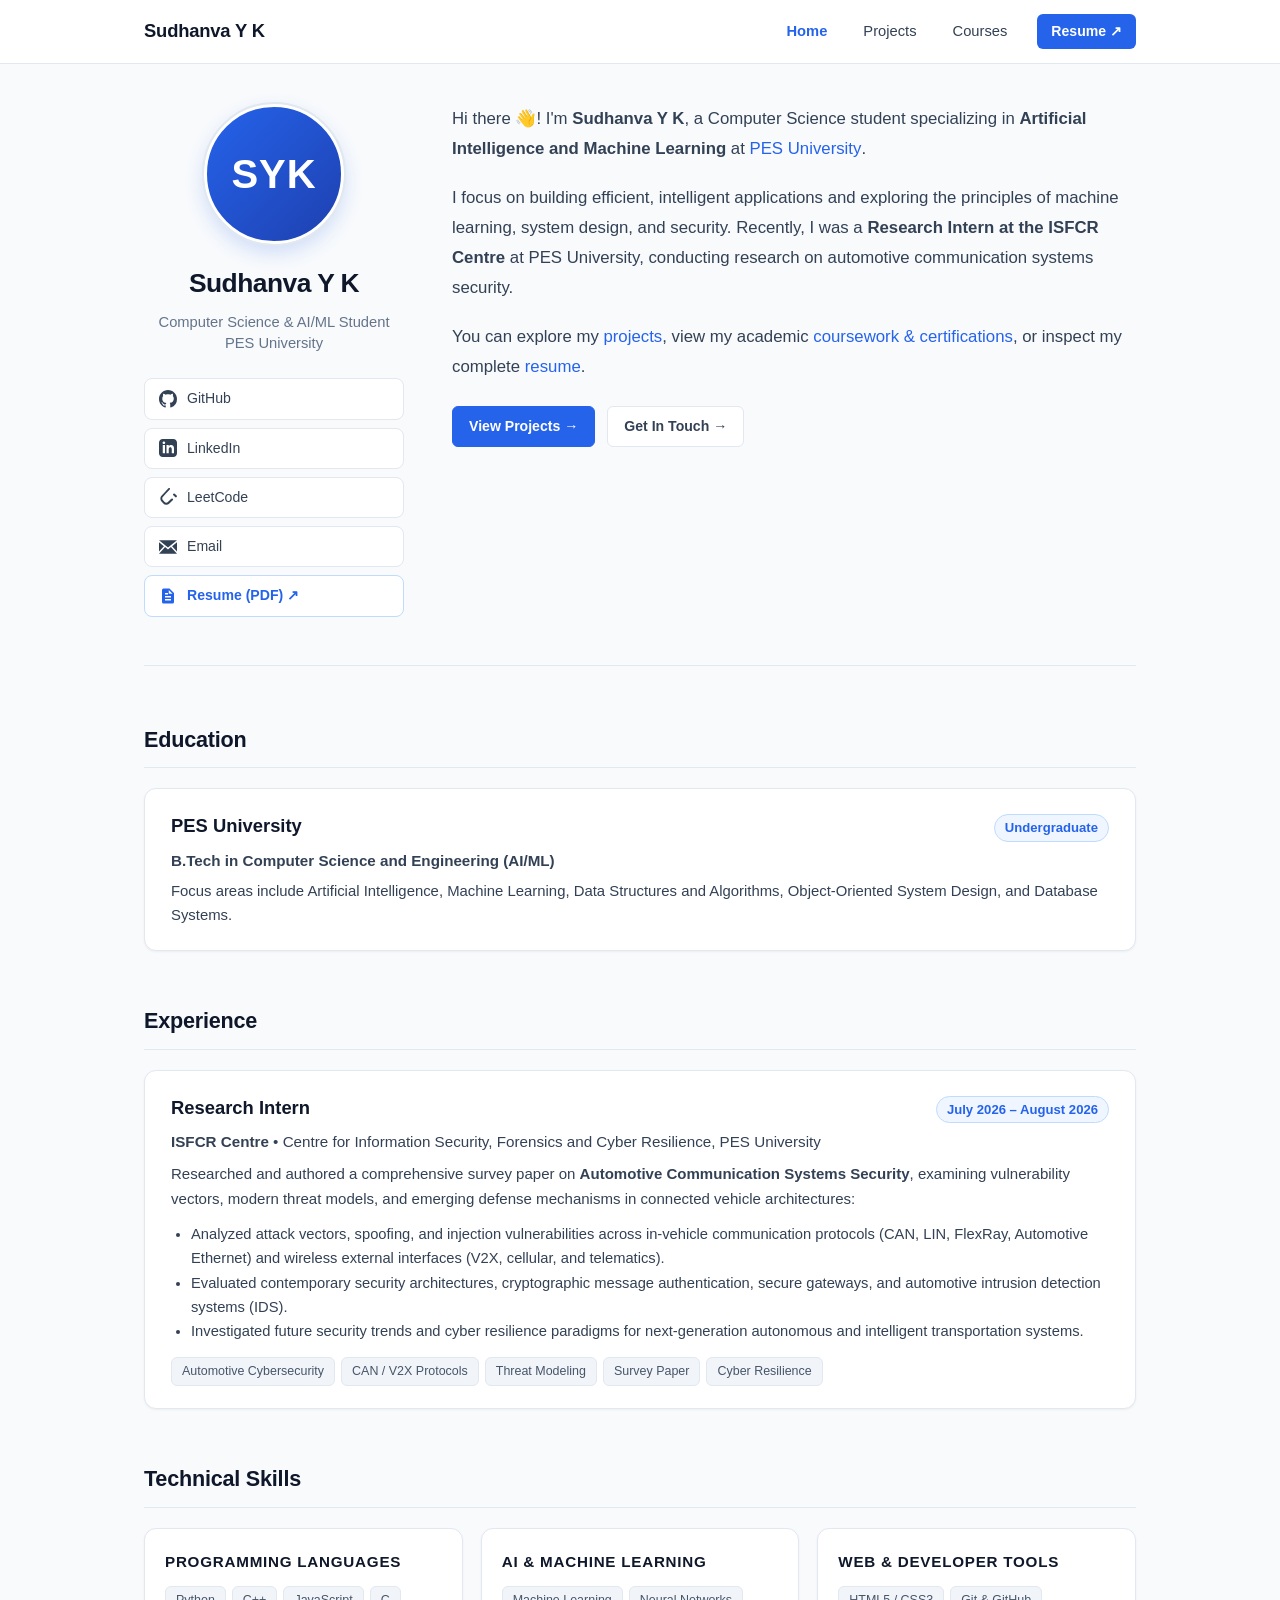
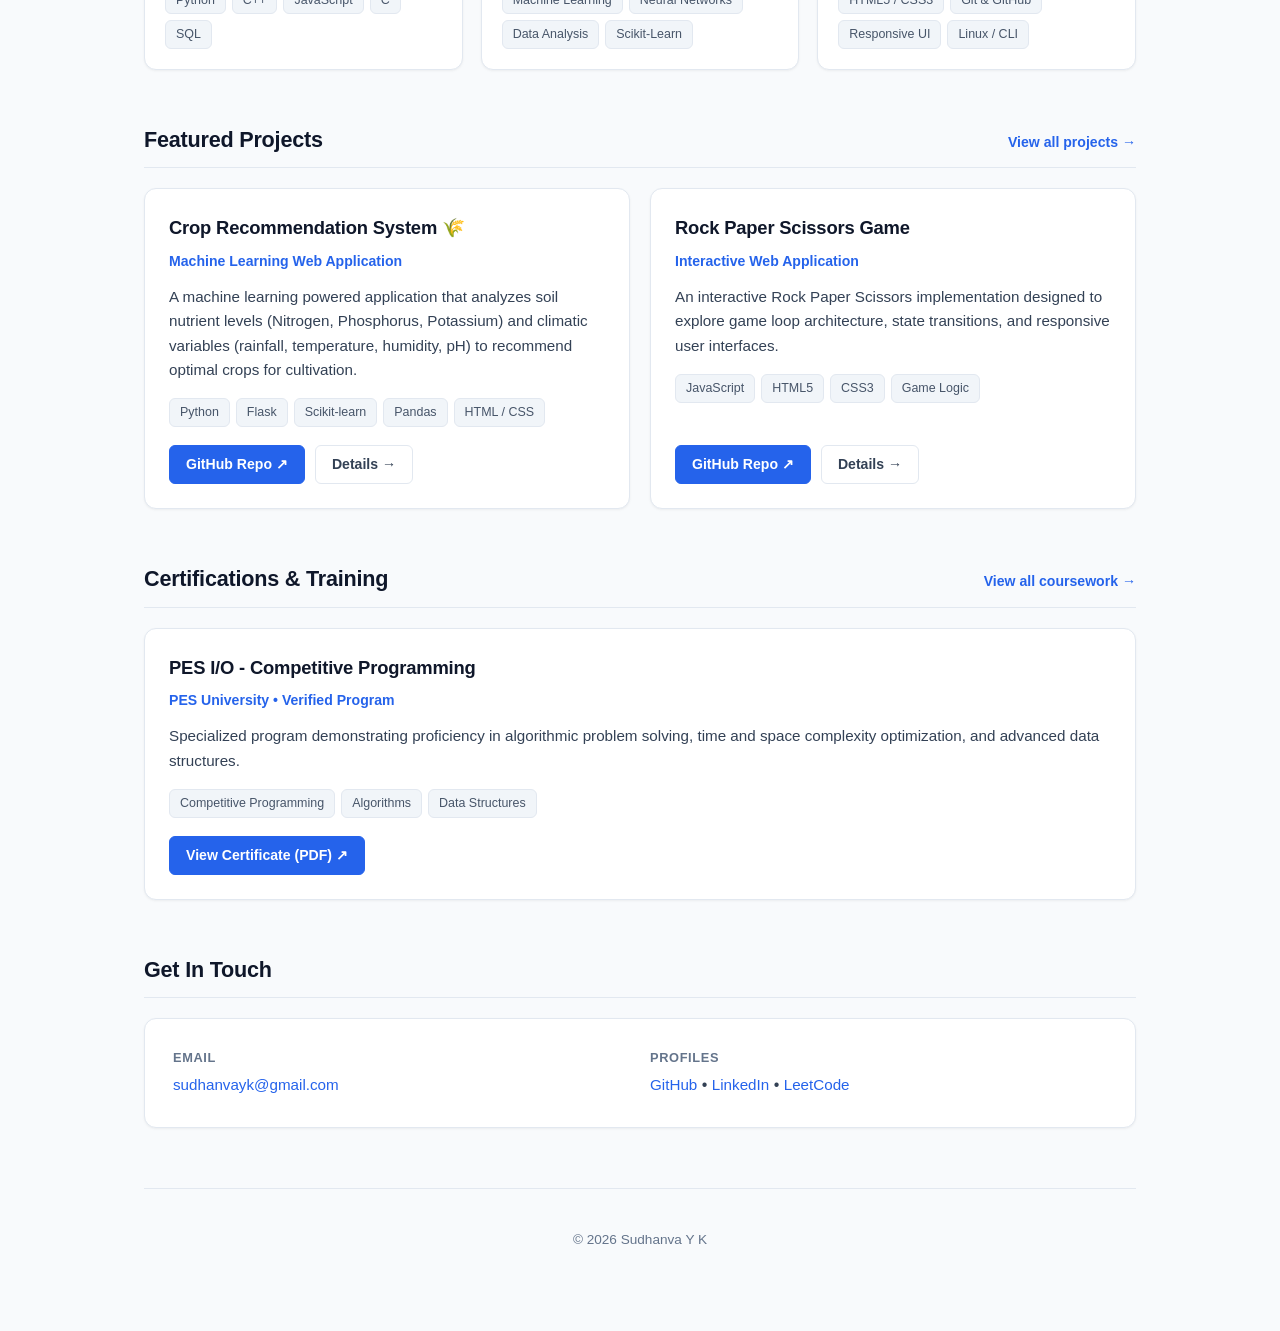
<file: index.html>
<!DOCTYPE html>
<html lang="en">
<head>
    <meta charset="UTF-8">
    <meta name="viewport" content="width=device-width, initial-scale=1.0">
    <title>Sudhanva Y K | Computer Science &amp; AI/ML</title>
    <meta name="description" content="Personal academic and engineering portfolio of Sudhanva Y K - Computer Science (AI/ML) student at PES University.">
    <link rel="stylesheet" href="css/style.css">
</head>
<body>
    <!-- Top Sticky Navigation -->
    <header class="site-nav">
        <div class="nav-container">
            <a href="./" class="nav-brand">Sudhanva Y K</a>
            <button class="nav-toggle" aria-label="Toggle navigation" aria-expanded="false">&#9776;</button>
            <ul class="nav-links">
                <li><a href="./" class="nav-link active">Home</a></li>
                <li><a href="projects/" class="nav-link">Projects</a></li>
                <li><a href="courses/" class="nav-link">Courses</a></li>
                <li>
                    <a href="https://drive.google.com/file/d/1HeuqOxtiUb-T6UBLaHDlWJSWWvsEIELD/view?usp=sharing" target="_blank" rel="noopener noreferrer" class="nav-resume-btn">
                        Resume &#8599;
                    </a>
                </li>
            </ul>
        </div>
    </header>

    <div class="container">
        <!-- Hero: Two-column Trestles layout -->
        <section class="hero-trestles">
            <!-- Sidebar with photo/avatar & social pill links -->
            <div class="hero-sidebar">
                <div class="profile-avatar">SYK</div>
                <h1 class="profile-name">Sudhanva Y K</h1>
                <p class="profile-title">Computer Science &amp; AI/ML Student<br>PES University</p>

                <div class="profile-links">
                    <a href="https://github.com/sudhanvayk" target="_blank" rel="noopener noreferrer" class="profile-link-btn">
                        <svg viewBox="0 0 24 24"><path d="M12 0C5.37 0 0 5.37 0 12c0 5.31 3.435 9.795 8.205 11.385.6.105.825-.255.825-.57 0-.285-.015-1.23-.015-2.235-3.015.555-3.795-.735-4.035-1.41-.135-.345-.72-1.41-1.23-1.695-.42-.225-1.02-.78-.015-.795.945-.015 1.62.87 1.845 1.23 1.08 1.815 2.805 1.305 3.495.99.105-.78.42-1.305.765-1.605-2.67-.3-5.46-1.335-5.46-5.925 0-1.305.465-2.385 1.23-3.225-.12-.3-.54-1.53.12-3.18 0 0 1.005-.315 3.3 1.23.96-.27 1.98-.405 3-.405s2.04.135 3 .405c2.295-1.56 3.3-1.23 3.3-1.23.66 1.65.24 2.88.12 3.18.765.84 1.23 1.905 1.23 3.225 0 4.605-2.805 5.625-5.475 5.925.435.375.81 1.095.81 2.22 0 1.605-.015 2.895-.015 3.3 0 .315.225.69.825.57A12.02 12.02 0 0024 12c0-6.63-5.37-12-12-12z"/></svg>
                        <span>GitHub</span>
                    </a>
                    <a href="https://www.linkedin.com/in/sudhanvayk/" target="_blank" rel="noopener noreferrer" class="profile-link-btn">
                        <svg viewBox="0 0 24 24"><path d="M19 0h-14c-2.761 0-5 2.239-5 5v14c0 2.761 2.239 5 5 5h14c2.762 0 5-2.239 5-5v-14c0-2.761-2.238-5-5-5zm-11 19h-3v-11h3v11zm-1.5-12.268c-.966 0-1.75-.79-1.75-1.764s.784-1.764 1.75-1.764 1.75.79 1.75 1.764-.783 1.764-1.75 1.764zm13.5 12.268h-3v-5.604c0-3.368-4-3.113-4 0v5.604h-3v-11h3v1.765c1.396-2.586 7-2.777 7 2.476v6.759z"/></svg>
                        <span>LinkedIn</span>
                    </a>
                    <a href="https://leetcode.com/u/sudhanvayk/" target="_blank" rel="noopener noreferrer" class="profile-link-btn">
                        <svg viewBox="0 0 24 24"><path d="M13.483 0a1.374 1.374 0 0 0-.961.438L7.116 6.226l-3.854 4.126a5.266 5.266 0 0 0-1.209 2.104 5.35 5.35 0 0 0-.125.513 5.527 5.527 0 0 0 .062 2.362 5.874 5.874 0 0 0 .749 1.954l.013.02 2.658 3.093a5.792 5.792 0 0 0 4.38 2.051 5.68 5.68 0 0 0 4.045-1.68l4.475-4.482a1.373 1.373 0 0 0-1.942-1.942L11.83 18.78a2.936 2.936 0 0 1-2.091.872 2.988 2.988 0 0 1-2.264-1.06l-2.65-3.084a3.176 3.176 0 0 1-.397-1.055 3.078 3.078 0 0 1-.033-1.328 3.003 3.003 0 0 1 .684-1.189l3.858-4.13 5.41-5.789a1.373 1.373 0 0 0-.864-2.098zm6.577 7.234a1.373 1.373 0 0 0-.97 2.344l2.45 2.45a1.373 1.373 0 1 0 1.942-1.942l-2.45-2.45a1.374 1.374 0 0 0-.972-.402z"/></svg>
                        <span>LeetCode</span>
                    </a>
                    <a href="mailto:sudhanvayk@gmail.com" class="profile-link-btn">
                        <svg viewBox="0 0 24 24"><path d="M12 12.713l-11.985-9.713h23.971l-11.986 9.713zm-5.425-1.822l-6.575-5.329v12.438l6.575-7.109zm10.85 0l6.575 7.109v-12.438l-6.575 5.329zm-1.557 1.261l-3.868 3.135-3.868-3.135-8.132 8.848h24l-8.132-8.848z"/></svg>
                        <span>Email</span>
                    </a>
                    <a href="https://drive.google.com/file/d/1HeuqOxtiUb-T6UBLaHDlWJSWWvsEIELD/view?usp=sharing" target="_blank" rel="noopener noreferrer" class="profile-link-btn" style="border-color: var(--primary-border); color: var(--primary); font-weight: 600;">
                        <svg viewBox="0 0 24 24"><path d="M14 2H6a2 2 0 0 0-2 2v16a2 2 0 0 0 2 2h12a2 2 0 0 0 2-2V8l-6-6zm-1 2l5 5h-5V4zM8 12h8v2H8v-2zm0 4h8v2H8v-2zm0-8h4v2H8V8z"/></svg>
                        <span>Resume (PDF) &#8599;</span>
                    </a>
                </div>
            </div>

            <!-- Main Bio -->
            <div class="hero-bio">
                <p>
                    Hi there &#128075;! I'm <strong>Sudhanva Y K</strong>, a Computer Science student specializing in <strong>Artificial Intelligence and Machine Learning</strong> at <a href="https://pes.edu/" target="_blank" rel="noopener noreferrer">PES University</a>.
                </p>
                <p>
                    I focus on building efficient, intelligent applications and exploring the principles of machine learning, system design, and security. Recently, I was a <strong>Research Intern at the ISFCR Centre</strong> at PES University, conducting research on automotive communication systems security.
                </p>
                <p>
                    You can explore my <a href="projects/">projects</a>, view my academic <a href="courses/">coursework &amp; certifications</a>, or inspect my complete <a href="https://drive.google.com/file/d/1HeuqOxtiUb-T6UBLaHDlWJSWWvsEIELD/view?usp=sharing" target="_blank" rel="noopener noreferrer">resume</a>.
                </p>

                <div class="hero-quick-actions">
                    <a href="projects/" class="btn btn-primary">View Projects &rarr;</a>
                    <a href="#contact" class="btn btn-secondary">Get In Touch &rarr;</a>
                </div>
            </div>
        </section>

        <!-- Education Section -->
        <section class="section" id="education">
            <div class="section-header">
                <h2 class="section-title">Education</h2>
            </div>
            <div class="timeline-item">
                <div class="timeline-header">
                    <span class="timeline-title">PES University</span>
                    <span class="timeline-badge">Undergraduate</span>
                </div>
                <div class="timeline-meta">
                    <strong>B.Tech in Computer Science and Engineering (AI/ML)</strong>
                </div>
                <p style="font-size: 0.93rem; color: var(--text-secondary); margin-top: 6px;">
                    Focus areas include Artificial Intelligence, Machine Learning, Data Structures and Algorithms, Object-Oriented System Design, and Database Systems.
                </p>
            </div>
        </section>

        <!-- Experience Section -->
        <section class="section" id="experience">
            <div class="section-header">
                <h2 class="section-title">Experience</h2>
            </div>
            <div class="timeline-item">
                <div class="timeline-header">
                    <span class="timeline-title">Research Intern</span>
                    <span class="timeline-badge">July 2026 &ndash; August 2026</span>
                </div>
                <div class="timeline-meta">
                    <strong>ISFCR Centre</strong> &bull; Centre for Information Security, Forensics and Cyber Resilience, PES University
                </div>
                <p style="font-size: 0.94rem; color: var(--text-secondary); margin-top: 8px; line-height: 1.65;">
                    Researched and authored a comprehensive survey paper on <strong>Automotive Communication Systems Security</strong>, examining vulnerability vectors, modern threat models, and emerging defense mechanisms in connected vehicle architectures:
                </p>
                <ul style="font-size: 0.92rem; color: var(--text-secondary); margin: 10px 0 14px 20px; line-height: 1.65;">
                    <li>Analyzed attack vectors, spoofing, and injection vulnerabilities across in-vehicle communication protocols (CAN, LIN, FlexRay, Automotive Ethernet) and wireless external interfaces (V2X, cellular, and telematics).</li>
                    <li>Evaluated contemporary security architectures, cryptographic message authentication, secure gateways, and automotive intrusion detection systems (IDS).</li>
                    <li>Investigated future security trends and cyber resilience paradigms for next-generation autonomous and intelligent transportation systems.</li>
                </ul>
                <div class="tags-list" style="margin-bottom: 0;">
                    <span class="tag">Automotive Cybersecurity</span>
                    <span class="tag">CAN / V2X Protocols</span>
                    <span class="tag">Threat Modeling</span>
                    <span class="tag">Survey Paper</span>
                    <span class="tag">Cyber Resilience</span>
                </div>
            </div>
        </section>

        <!-- Technical Skills Section -->
        <section class="section" id="skills">
            <div class="section-header">
                <h2 class="section-title">Technical Skills</h2>
            </div>
            <div class="skills-container">
                <div class="skill-category">
                    <div class="skill-cat-title">Programming Languages</div>
                    <div class="tags-list" style="margin-bottom: 0;">
                        <span class="tag">Python</span>
                        <span class="tag">C++</span>
                        <span class="tag">JavaScript</span>
                        <span class="tag">C</span>
                        <span class="tag">SQL</span>
                    </div>
                </div>

                <div class="skill-category">
                    <div class="skill-cat-title">AI &amp; Machine Learning</div>
                    <div class="tags-list" style="margin-bottom: 0;">
                        <span class="tag">Machine Learning</span>
                        <span class="tag">Neural Networks</span>
                        <span class="tag">Data Analysis</span>
                        <span class="tag">Scikit-Learn</span>
                    </div>
                </div>

                <div class="skill-category">
                    <div class="skill-cat-title">Web &amp; Developer Tools</div>
                    <div class="tags-list" style="margin-bottom: 0;">
                        <span class="tag">HTML5 / CSS3</span>
                        <span class="tag">Git &amp; GitHub</span>
                        <span class="tag">Responsive UI</span>
                        <span class="tag">Linux / CLI</span>
                    </div>
                </div>
            </div>
        </section>

        <!-- Featured Projects Section -->
        <section class="section" id="projects">
            <div class="section-header">
                <h2 class="section-title">Featured Projects</h2>
                <a href="projects/" class="section-more-link">View all projects &rarr;</a>
            </div>
            <div class="cards-grid">
                <!-- Project 1: Crop Recommendation System -->
                <div class="card">
                    <div>
                        <h3 class="card-title">Crop Recommendation System &#127806;</h3>
                        <div class="card-subtitle">Machine Learning Web Application</div>
                        <p class="card-desc">
                            A machine learning powered application that analyzes soil nutrient levels (Nitrogen, Phosphorus, Potassium) and climatic variables (rainfall, temperature, humidity, pH) to recommend optimal crops for cultivation.
                        </p>
                        <div class="tags-list">
                            <span class="tag">Python</span>
                            <span class="tag">Flask</span>
                            <span class="tag">Scikit-learn</span>
                            <span class="tag">Pandas</span>
                            <span class="tag">HTML / CSS</span>
                        </div>
                    </div>
                    <div class="card-actions">
                        <a href="https://github.com/sudhanvayk/crop-recommendation-system" target="_blank" rel="noopener noreferrer" class="btn btn-primary">
                            GitHub Repo &#8599;
                        </a>
                        <a href="projects/" class="btn btn-secondary">
                            Details &rarr;
                        </a>
                    </div>
                </div>

                <!-- Project 2: Rock Paper Scissors -->
                <div class="card">
                    <div>
                        <h3 class="card-title">Rock Paper Scissors Game</h3>
                        <div class="card-subtitle">Interactive Web Application</div>
                        <p class="card-desc">
                            An interactive Rock Paper Scissors implementation designed to explore game loop architecture, state transitions, and responsive user interfaces.
                        </p>
                        <div class="tags-list">
                            <span class="tag">JavaScript</span>
                            <span class="tag">HTML5</span>
                            <span class="tag">CSS3</span>
                            <span class="tag">Game Logic</span>
                        </div>
                    </div>
                    <div class="card-actions">
                        <a href="https://github.com/PES1UG25AM410/rock-paper-scissors" target="_blank" rel="noopener noreferrer" class="btn btn-primary">
                            GitHub Repo &#8599;
                        </a>
                        <a href="projects/" class="btn btn-secondary">
                            Details &rarr;
                        </a>
                    </div>
                </div>
            </div>
        </section>

        <!-- Certifications Section -->
        <section class="section" id="certifications">
            <div class="section-header">
                <h2 class="section-title">Certifications &amp; Training</h2>
                <a href="courses/" class="section-more-link">View all coursework &rarr;</a>
            </div>
            <div class="cards-grid">
                <div class="card">
                    <div>
                        <h3 class="card-title">PES I/O - Competitive Programming</h3>
                        <div class="card-subtitle">PES University &bull; Verified Program</div>
                        <p class="card-desc">
                            Specialized program demonstrating proficiency in algorithmic problem solving, time and space complexity optimization, and advanced data structures.
                        </p>
                        <div class="tags-list">
                            <span class="tag">Competitive Programming</span>
                            <span class="tag">Algorithms</span>
                            <span class="tag">Data Structures</span>
                        </div>
                    </div>
                    <div class="card-actions">
                        <a href="./courses/Competative%20Programming%20Certificate%20.pdf" target="_blank" rel="noopener noreferrer" class="btn btn-primary">
                            View Certificate (PDF) &#8599;
                        </a>
                    </div>
                </div>
            </div>
        </section>

        <!-- Contact Section -->
        <section class="section" id="contact">
            <div class="section-header">
                <h2 class="section-title">Get In Touch</h2>
            </div>
            <div class="contact-panel">
                <div>
                    <div class="contact-item-title">Email</div>
                    <div class="contact-item-value">
                        <a href="mailto:sudhanvayk@gmail.com">sudhanvayk@gmail.com</a>
                    </div>
                </div>
                <div>
                    <div class="contact-item-title">Profiles</div>
                    <div class="contact-item-value">
                        <a href="https://github.com/sudhanvayk" target="_blank" rel="noopener noreferrer">GitHub</a> &bull;
                        <a href="https://www.linkedin.com/in/sudhanvayk/" target="_blank" rel="noopener noreferrer">LinkedIn</a> &bull;
                        <a href="https://leetcode.com/u/sudhanvayk/" target="_blank" rel="noopener noreferrer">LeetCode</a>
                    </div>
                </div>
            </div>
        </section>

        <!-- Footer -->
        <footer class="site-footer">
            <p>&copy; 2026 Sudhanva Y K </p>
        </footer>
    </div>

    <script src="js/main.js"></script>
</body>
</html>
</file>
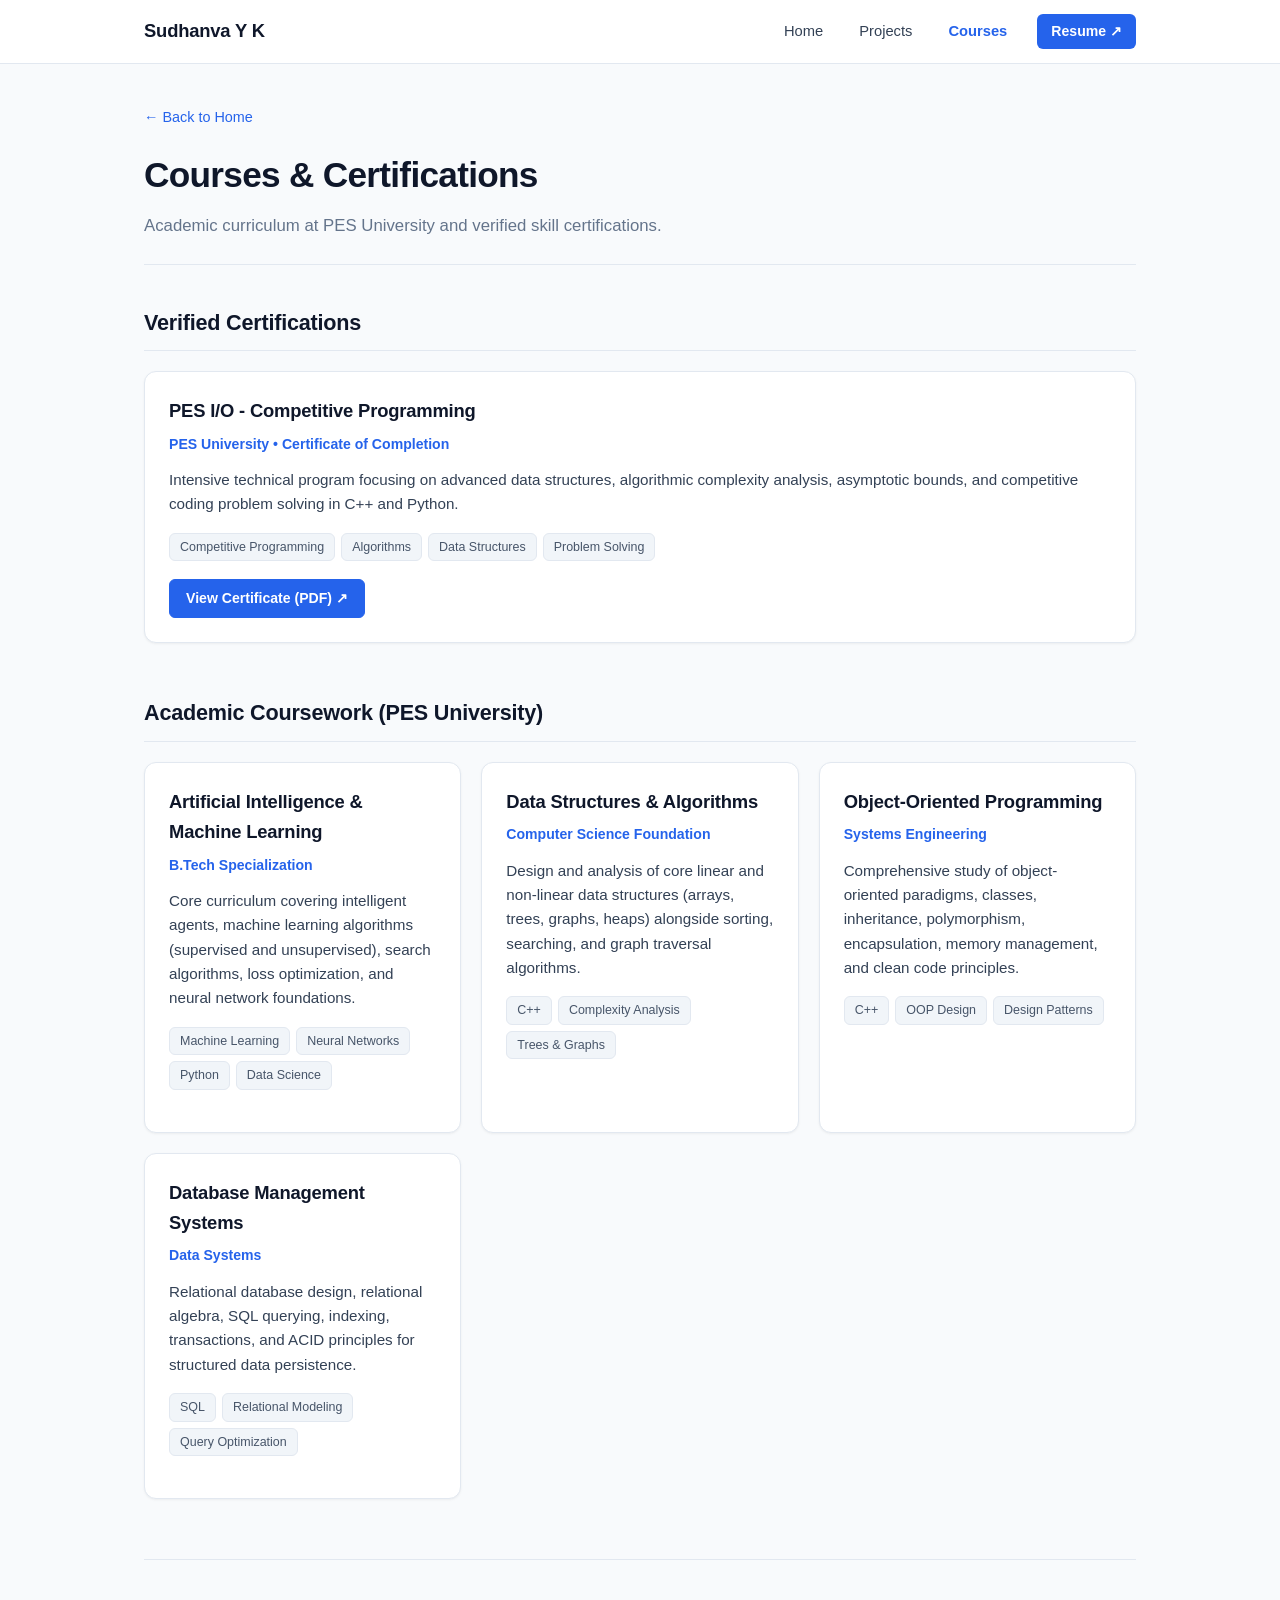
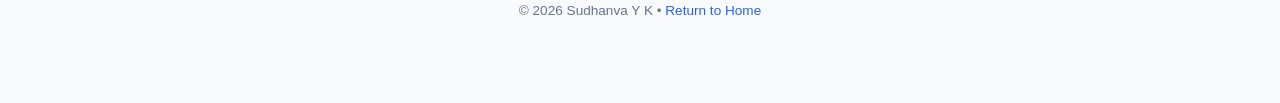
<file: courses/index.html>
<!DOCTYPE html>
<html lang="en">
<head>
    <meta charset="UTF-8">
    <meta name="viewport" content="width=device-width, initial-scale=1.0">
    <title>Courses &amp; Certifications | Sudhanva Y K</title>
    <meta name="description" content="Academic coursework and certifications of Sudhanva Y K - Competitive programming, AI/ML, and computer science.">
    <link rel="stylesheet" href="../css/style.css">
</head>
<body>
    <!-- Top Sticky Navigation -->
    <header class="site-nav">
        <div class="nav-container">
            <a href="../" class="nav-brand">Sudhanva Y K</a>
            <button class="nav-toggle" aria-label="Toggle navigation" aria-expanded="false">&#9776;</button>
            <ul class="nav-links">
                <li><a href="../" class="nav-link">Home</a></li>
                <li><a href="../projects/" class="nav-link">Projects</a></li>
                <li><a href="./" class="nav-link active">Courses</a></li>
                <li>
                    <a href="https://drive.google.com/file/d/1HeuqOxtiUb-T6UBLaHDlWJSWWvsEIELD/view?usp=sharing" target="_blank" rel="noopener noreferrer" class="nav-resume-btn">
                        Resume &#8599;
                    </a>
                </li>
            </ul>
        </div>
    </header>

    <div class="container">
        <!-- Subpage Header -->
        <div class="subpage-header">
            <a href="../" class="back-link">&larr; Back to Home</a>
            <h1 class="subpage-title">Courses &amp; Certifications</h1>
            <p class="subpage-desc">Academic curriculum at PES University and verified skill certifications.</p>
        </div>

        <!-- Section 1: Verified Certifications -->
        <section class="section">
            <div class="section-header">
                <h2 class="section-title">Verified Certifications</h2>
            </div>
            <div class="cards-grid">
                <div class="card">
                    <div>
                        <h3 class="card-title">PES I/O - Competitive Programming</h3>
                        <div class="card-subtitle">PES University &bull; Certificate of Completion</div>
                        <p class="card-desc">
                            Intensive technical program focusing on advanced data structures, algorithmic complexity analysis, asymptotic bounds, and competitive coding problem solving in C++ and Python.
                        </p>
                        <div class="tags-list">
                            <span class="tag">Competitive Programming</span>
                            <span class="tag">Algorithms</span>
                            <span class="tag">Data Structures</span>
                            <span class="tag">Problem Solving</span>
                        </div>
                    </div>
                    <div class="card-actions">
                        <a href="./Competative%20Programming%20Certificate%20.pdf" target="_blank" class="btn btn-primary">
                            View Certificate (PDF) &#8599;
                        </a>
                    </div>
                </div>
            </div>
        </section>

        <!-- Section 2: Academic Coursework -->
        <section class="section">
            <div class="section-header">
                <h2 class="section-title">Academic Coursework (PES University)</h2>
            </div>
            <div class="cards-grid">
                <div class="card">
                    <div>
                        <h3 class="card-title">Artificial Intelligence &amp; Machine Learning</h3>
                        <div class="card-subtitle">B.Tech Specialization</div>
                        <p class="card-desc">
                            Core curriculum covering intelligent agents, machine learning algorithms (supervised and unsupervised), search algorithms, loss optimization, and neural network foundations.
                        </p>
                        <div class="tags-list">
                            <span class="tag">Machine Learning</span>
                            <span class="tag">Neural Networks</span>
                            <span class="tag">Python</span>
                            <span class="tag">Data Science</span>
                        </div>
                    </div>
                </div>

                <div class="card">
                    <div>
                        <h3 class="card-title">Data Structures &amp; Algorithms</h3>
                        <div class="card-subtitle">Computer Science Foundation</div>
                        <p class="card-desc">
                            Design and analysis of core linear and non-linear data structures (arrays, trees, graphs, heaps) alongside sorting, searching, and graph traversal algorithms.
                        </p>
                        <div class="tags-list">
                            <span class="tag">C++</span>
                            <span class="tag">Complexity Analysis</span>
                            <span class="tag">Trees &amp; Graphs</span>
                        </div>
                    </div>
                </div>

                <div class="card">
                    <div>
                        <h3 class="card-title">Object-Oriented Programming</h3>
                        <div class="card-subtitle">Systems Engineering</div>
                        <p class="card-desc">
                            Comprehensive study of object-oriented paradigms, classes, inheritance, polymorphism, encapsulation, memory management, and clean code principles.
                        </p>
                        <div class="tags-list">
                            <span class="tag">C++</span>
                            <span class="tag">OOP Design</span>
                            <span class="tag">Design Patterns</span>
                        </div>
                    </div>
                </div>

                <div class="card">
                    <div>
                        <h3 class="card-title">Database Management Systems</h3>
                        <div class="card-subtitle">Data Systems</div>
                        <p class="card-desc">
                            Relational database design, relational algebra, SQL querying, indexing, transactions, and ACID principles for structured data persistence.
                        </p>
                        <div class="tags-list">
                            <span class="tag">SQL</span>
                            <span class="tag">Relational Modeling</span>
                            <span class="tag">Query Optimization</span>
                        </div>
                    </div>
                </div>
            </div>
        </section>

        <!-- Footer -->
        <footer class="site-footer">
            <p>&copy; 2026 Sudhanva Y K &bull; <a href="../" style="color: var(--primary); text-decoration: none;">Return to Home</a></p>
        </footer>
    </div>

    <script src="../js/main.js"></script>
</body>
</html>
</file>
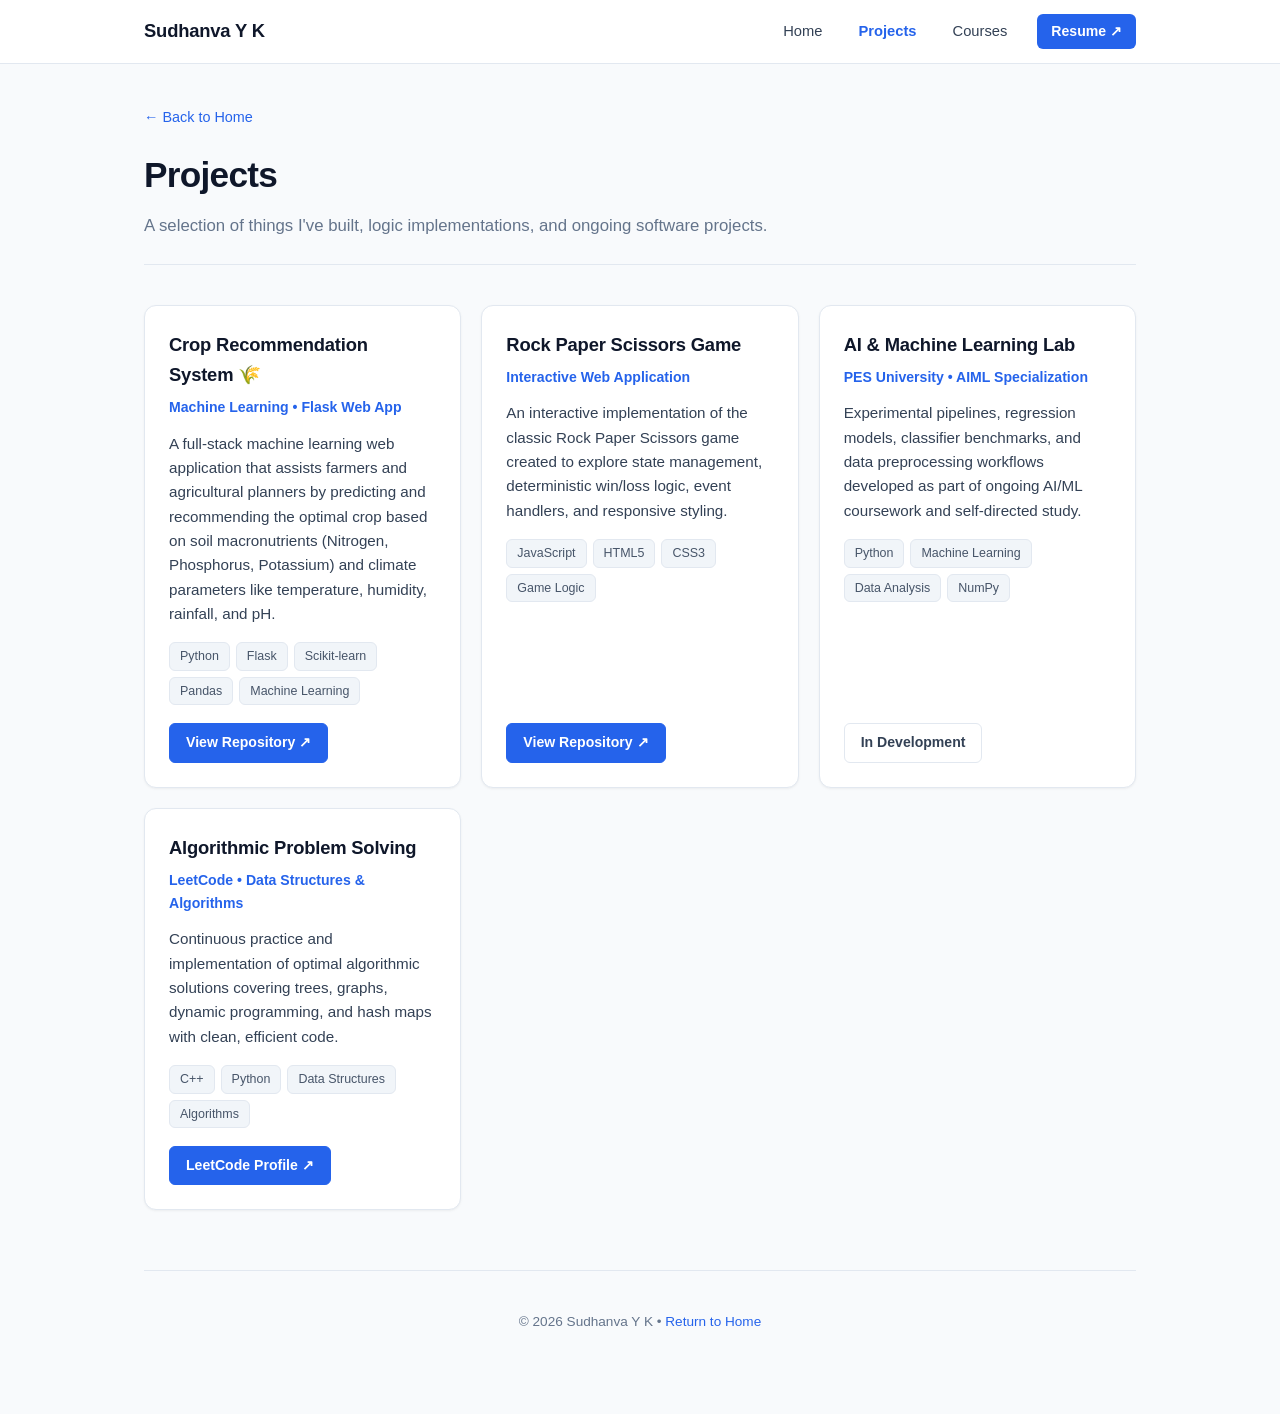
<file: projects/index.html>
<!DOCTYPE html>
<html lang="en">
<head>
    <meta charset="UTF-8">
    <meta name="viewport" content="width=device-width, initial-scale=1.0">
    <title>Projects | Sudhanva Y K</title>
    <meta name="description" content="Projects and engineering work by Sudhanva Y K - Game logic, machine learning, and algorithmic systems.">
    <link rel="stylesheet" href="../css/style.css">
</head>
<body>
    <!-- Top Sticky Navigation -->
    <header class="site-nav">
        <div class="nav-container">
            <a href="../" class="nav-brand">Sudhanva Y K</a>
            <button class="nav-toggle" aria-label="Toggle navigation" aria-expanded="false">&#9776;</button>
            <ul class="nav-links">
                <li><a href="../" class="nav-link">Home</a></li>
                <li><a href="./" class="nav-link active">Projects</a></li>
                <li><a href="../courses/" class="nav-link">Courses</a></li>
                <li>
                    <a href="https://drive.google.com/file/d/1HeuqOxtiUb-T6UBLaHDlWJSWWvsEIELD/view?usp=sharing" target="_blank" rel="noopener noreferrer" class="nav-resume-btn">
                        Resume &#8599;
                    </a>
                </li>
            </ul>
        </div>
    </header>

    <div class="container">
        <!-- Subpage Header -->
        <div class="subpage-header">
            <a href="../" class="back-link">&larr; Back to Home</a>
            <h1 class="subpage-title">Projects</h1>
            <p class="subpage-desc">A selection of things I've built, logic implementations, and ongoing software projects.</p>
        </div>

        <!-- Projects Grid -->
        <div class="cards-grid">
            <!-- Project 1: Crop Recommendation System -->
            <div class="card">
                <div>
                    <h2 class="card-title">Crop Recommendation System &#127806;</h2>
                    <div class="card-subtitle">Machine Learning &bull; Flask Web App</div>
                    <p class="card-desc">
                        A full-stack machine learning web application that assists farmers and agricultural planners by predicting and recommending the optimal crop based on soil macronutrients (Nitrogen, Phosphorus, Potassium) and climate parameters like temperature, humidity, rainfall, and pH.
                    </p>
                    <div class="tags-list">
                        <span class="tag">Python</span>
                        <span class="tag">Flask</span>
                        <span class="tag">Scikit-learn</span>
                        <span class="tag">Pandas</span>
                        <span class="tag">Machine Learning</span>
                    </div>
                </div>
                <div class="card-actions">
                    <a href="https://github.com/sudhanvayk/crop-recommendation-system" target="_blank" rel="noopener noreferrer" class="btn btn-primary">
                        View Repository &#8599;
                    </a>
                </div>
            </div>

            <!-- Project 2: Rock Paper Scissors -->
            <div class="card">
                <div>
                    <h2 class="card-title">Rock Paper Scissors Game</h2>
                    <div class="card-subtitle">Interactive Web Application</div>
                    <p class="card-desc">
                        An interactive implementation of the classic Rock Paper Scissors game created to explore state management, deterministic win/loss logic, event handlers, and responsive styling.
                    </p>
                    <div class="tags-list">
                        <span class="tag">JavaScript</span>
                        <span class="tag">HTML5</span>
                        <span class="tag">CSS3</span>
                        <span class="tag">Game Logic</span>
                    </div>
                </div>
                <div class="card-actions">
                    <a href="https://github.com/PES1UG25AM410/rock-paper-scissors" target="_blank" rel="noopener noreferrer" class="btn btn-primary">
                        View Repository &#8599;
                    </a>
                </div>
            </div>

            <!-- Project 2: AI / ML Coursework & Lab -->
            <div class="card">
                <div>
                    <h2 class="card-title">AI &amp; Machine Learning Lab</h2>
                    <div class="card-subtitle">PES University &bull; AIML Specialization</div>
                    <p class="card-desc">
                        Experimental pipelines, regression models, classifier benchmarks, and data preprocessing workflows developed as part of ongoing AI/ML coursework and self-directed study.
                    </p>
                    <div class="tags-list">
                        <span class="tag">Python</span>
                        <span class="tag">Machine Learning</span>
                        <span class="tag">Data Analysis</span>
                        <span class="tag">NumPy</span>
                    </div>
                </div>
                <div class="card-actions">
                    <span class="btn btn-secondary" style="cursor: default;">In Development</span>
                </div>
            </div>

            <!-- Project 3: Competitive Programming & LeetCode -->
            <div class="card">
                <div>
                    <h2 class="card-title">Algorithmic Problem Solving</h2>
                    <div class="card-subtitle">LeetCode &bull; Data Structures &amp; Algorithms</div>
                    <p class="card-desc">
                        Continuous practice and implementation of optimal algorithmic solutions covering trees, graphs, dynamic programming, and hash maps with clean, efficient code.
                    </p>
                    <div class="tags-list">
                        <span class="tag">C++</span>
                        <span class="tag">Python</span>
                        <span class="tag">Data Structures</span>
                        <span class="tag">Algorithms</span>
                    </div>
                </div>
                <div class="card-actions">
                    <a href="https://leetcode.com/u/sudhanvayk/" target="_blank" rel="noopener noreferrer" class="btn btn-primary">
                        LeetCode Profile &#8599;
                    </a>
                </div>
            </div>
        </div>

        <!-- Footer -->
        <footer class="site-footer">
            <p>&copy; 2026 Sudhanva Y K &bull; <a href="../" style="color: var(--primary); text-decoration: none;">Return to Home</a></p>
        </footer>
    </div>

    <script src="../js/main.js"></script>
</body>
</html>
</file>
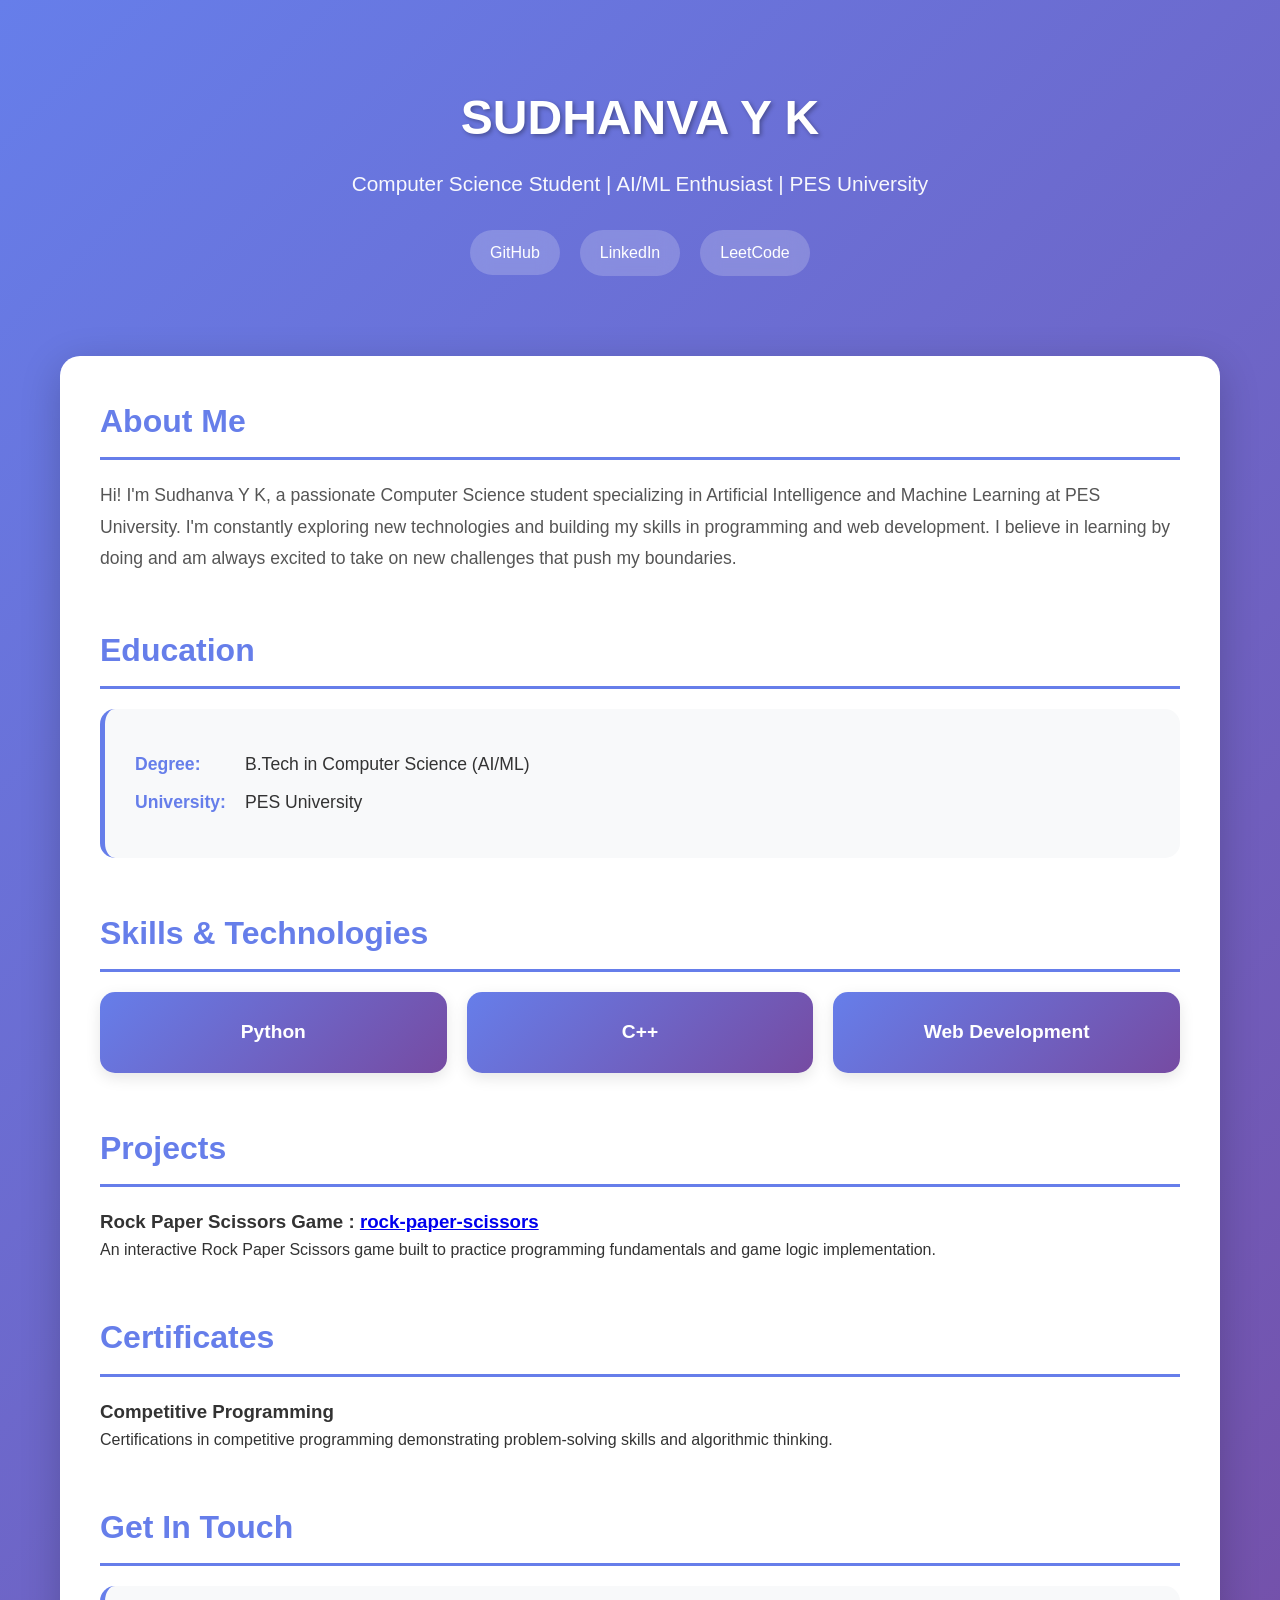
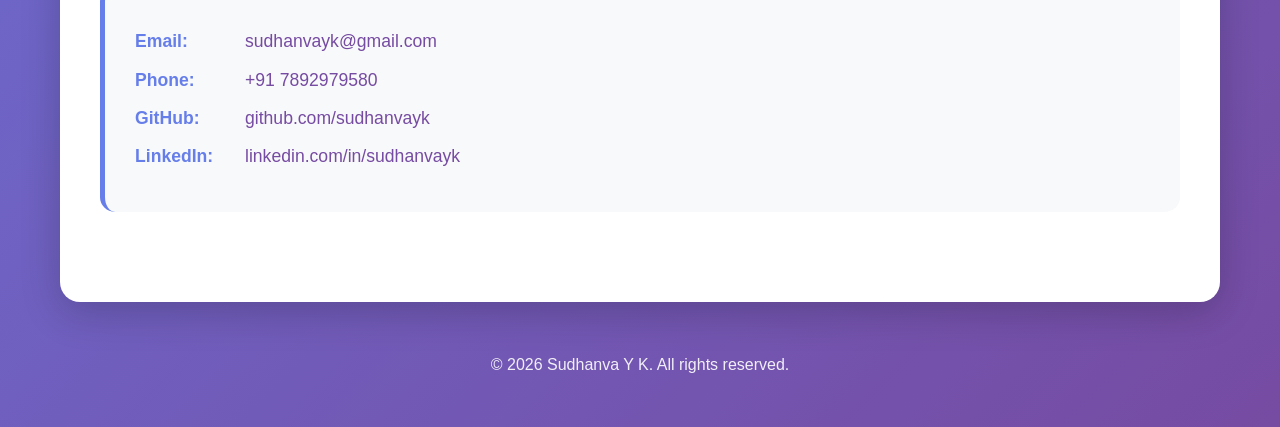
<file: sykhtml.html>
<!DOCTYPE html>
<html lang="en">
<head>
    <meta charset="UTF-8">
    <meta name="viewport" content="width=device-width, initial-scale=1.0">
    <title>Sudhanva Y K - Portfolio</title>
    <style>
        * {
            margin: 0;
            padding: 0;
            box-sizing: border-box;
        }

        body {
            font-family: 'Segoe Print', Tahoma, Geneva, Verdana, sans-serif;
            line-height: 1.6;
            color: #333;
            background: linear-gradient(135deg, #667eea 0%, #764ba2 100%);
            min-height: 100vh;
        }

        .container {
            max-width: 1200px;
            margin: 0 auto;
            padding: 20px;
        }

        header {
            text-align: center;
            padding: 60px 20px;
            color: white;
            animation: fadeIn 1s ease-in;
        }

        h1 {
            font-size: 3em;
            margin-bottom: 10px;
            text-shadow: 2px 2px 4px rgba(0,0,0,0.3);
        }

        .subtitle {
            font-size: 1.3em;
            opacity: 0.95;
            margin-bottom: 30px;
        }

        .social-links {
            display: flex;
            gap: 20px;
            justify-content: center;
            flex-wrap: wrap;
            margin-top: 20px;
        }

        .social-links a {
            color: white;
            text-decoration: none;
            padding: 10px 20px;
            background: rgba(255,255,255,0.2);
            border-radius: 25px;
            transition: all 0.3s ease;
            backdrop-filter: blur(10px);
        }

        .social-links a:hover {
            background: rgba(255,255,255,0.3);
            transform: translateY(-3px);
            box-shadow: 0 5px 15px rgba(0,0,0,0.3);
        }

        .main-content {
            background: white;
            border-radius: 20px;
            padding: 40px;
            margin: 20px 0;
            box-shadow: 0 10px 40px rgba(0,0,0,0.2);
            animation: slideUp 0.8s ease-out;
        }

        section {
            margin-bottom: 50px;
        }

        h2 {
            color: #667eea;
            font-size: 2em;
            margin-bottom: 20px;
            border-bottom: 3px solid #667eea;
            padding-bottom: 10px;
        }

        .about-text {
            font-size: 1.1em;
            line-height: 1.8;
            color: #555;
        }

        .skills-grid {
            display: grid;
            grid-template-columns: repeat(auto-fit, minmax(200px, 1fr));
            gap: 20px;
            margin-top: 20px;
        }

        .skill-card {
            background: linear-gradient(135deg, #667eea 0%, #764ba2 100%);
            color: white;
            padding: 25px;
            border-radius: 15px;
            text-align: center;
            font-size: 1.2em;
            font-weight: 600;
            transition: transform 0.3s ease;
            box-shadow: 0 5px 15px rgba(0,0,0,0.1);
        }

        .skill-card:hover {
            transform: translateY(-5px) scale(1.05);
        }

        .contact-info {
            background: #f8f9fa;
            padding: 30px;
            border-radius: 15px;
            border-left: 5px solid #667eea;
        }

        .contact-item {
            display: flex;
            align-items: center;
            margin: 12px 0;
            font-size: 1.1em;
            line-height: 1.5;
        }


        .contact-item strong {
            color: #667eea;
            min-width: 110px;
            font-weight: 600;
        }


        .contact-item a {
            color: #764ba2;
            text-decoration: none;
            gap: 8px;
            transition: color 0.3s ease;
        }

        .contact-item a:hover {
            color: #667eea;
            gap: 8px;
        }

        .projects-placeholder {
            background: linear-gradient(135deg, #f093fb 0%, #f5576c 100%);
            color: white;
            padding: 40px;
            border-radius: 15px;
            text-align: center;
            font-size: 1.2em;
        }

        footer {
            text-align: center;
            padding: 30px;
            color: white;
            opacity: 0.9;
        }

        @keyframes fadeIn {
            from {
                opacity: 0;
            }
            to {
                opacity: 1;
            }
        }

        @keyframes slideUp {
            from {
                opacity: 0;
                transform: translateY(30px);
            }
            to {
                opacity: 1;
                transform: translateY(0);
            }
        }

        @media (max-width: 768px) {
            h1 {
                font-size: 2em;
            }

            .subtitle {
                font-size: 1.1em;
            }

            .main-content {
                padding: 20px;
            }

            .skills-grid {
                grid-template-columns: 1fr;
            }
        }
    </style>
</head>
<body>
    <div class="container">
        <header>
            <h1>SUDHANVA Y K</h1>
            <p class="subtitle">Computer Science Student | AI/ML Enthusiast | PES University</p>
            <div class="social-links">
                <a href="https://github.com/sudhanvayk" target="_blank">GitHub</a>
                <a href="https://www.linkedin.com/in/sudhanvayk/" target="_blank">LinkedIn</a>
                <a href="https://leetcode.com/u/sudhanvayk/" target="_blank">LeetCode</a>
            </div>
        </header>

        <div class="main-content">
            <section id="about">
                <h2>About Me</h2>
                <p class="about-text">
                    Hi! I'm Sudhanva Y K, a passionate Computer Science student specializing in Artificial Intelligence and Machine Learning at PES University. I'm constantly exploring new technologies and building my skills in programming and web development. I believe in learning by doing and am always excited to take on new challenges that push my boundaries.
                </p>
            </section>

            <section id="education">
                <h2>Education</h2>
                <div class="contact-info">
                    <div class="contact-item">
                        <strong>Degree:</strong> B.Tech in Computer Science (AI/ML)
                    </div>
                    <div class="contact-item">
                        <strong>University:</strong> PES University 
                    </div>
                </div>
            </section>

            <section id="skills">
                <h2>Skills & Technologies</h2>
                <div class="skills-grid">
                    <div class="skill-card">Python</div>
                    <div class="skill-card">C++</div>
                    <div class="skill-card">Web Development</div>
                </div>
            </section>

            <section id="projects">
                <h2>Projects</h2>
                <div class="project-grid">
                    <div class="project-card">
                        <h3> Rock Paper Scissors Game : <a href="https://github.com/PES1UG25AM410/rock-paper-scissors" target="_blank" class="project-link">rock-paper-scissors</a></h3>
                        <p>An interactive Rock Paper Scissors game built to practice programming fundamentals and game logic implementation.</p>
                    </div>
                </div>
            </section>

            <section id="certificates">
                <h2>Certificates </h2>
                <div class="certificates-grid">
                    <div class="certificate-card">
                        <div class="cert-icon"></div>
                        <h3>Competitive Programming</h3>
                        <p>Certifications in competitive programming demonstrating problem-solving skills and algorithmic thinking.</p>
                    </div>
                </div>
            </section>

            <section id="contact">
                <h2>Get In Touch</h2>
                <div class="contact-info">
                    <div class="contact-item">
                        <strong>Email:</strong> <a href="mailto:sudhanvayk@gmail.com">sudhanvayk@gmail.com</a>
                    </div>
                    <div class="contact-item">
                        <strong>Phone:</strong> <a href="tel:7892979580">+91 7892979580</a>
                    </div>
                    <div class="contact-item">
                        <strong>GitHub:</strong> <a href="https://github.com/sudhanvayk" target="_blank">github.com/sudhanvayk</a>
                    </div>
                    <div class="contact-item">
                        <strong>LinkedIn:</strong> <a href="https://www.linkedin.com/in/sudhanvayk/" target="_blank">linkedin.com/in/sudhanvayk</a>
                    </div>
                </div>
            </section>
        </div>

        <footer>
            <p>&copy; 2026 Sudhanva Y K. All rights reserved.</p>
        </footer>
    </div>
</body>
</html>
</file>
<file: css/style.css>
/* ==========================================================================
   Sudhanva Y K - Clean & Professional Portfolio Stylesheet
   Inspired by academic and engineering personal websites (e.g. Quarto / CMU / PES)
   ========================================================================== */

:root {
    --bg-color: #f8fafc;
    --surface-color: #ffffff;
    --text-primary: #0f172a;
    --text-secondary: #334155;
    --text-muted: #64748b;
    --border-color: #e2e8f0;
    --border-subtle: #f1f5f9;
    --primary: #2563eb;
    --primary-hover: #1d4ed8;
    --primary-light: #eff6ff;
    --primary-border: #bfdbfe;
    --tag-bg: #f1f5f9;
    --tag-text: #475569;
    --card-shadow: 0 1px 3px rgba(0, 0, 0, 0.04), 0 1px 2px rgba(0, 0, 0, 0.02);
    --card-hover-shadow: 0 10px 25px -5px rgba(0, 0, 0, 0.08), 0 8px 10px -6px rgba(0, 0, 0, 0.04);
}

* {
    margin: 0;
    padding: 0;
    box-sizing: border-box;
}

body {
    font-family: -apple-system, BlinkMacSystemFont, "Segoe UI", Roboto, "Helvetica Neue", Arial, sans-serif;
    line-height: 1.65;
    color: var(--text-secondary);
    background-color: var(--bg-color);
    -webkit-font-smoothing: antialiased;
    min-height: 100vh;
}

/* ==========================================================================
   Navigation Bar (Sticky, Clean & Glassmorphic)
   ========================================================================== */
.site-nav {
    position: sticky;
    top: 0;
    background: rgba(255, 255, 255, 0.9);
    backdrop-filter: blur(12px);
    -webkit-backdrop-filter: blur(12px);
    border-bottom: 1px solid var(--border-color);
    z-index: 1000;
    padding: 14px 0;
}

.nav-container {
    max-width: 1040px;
    margin: 0 auto;
    padding: 0 24px;
    display: flex;
    justify-content: space-between;
    align-items: center;
}

.nav-brand {
    font-size: 1.15rem;
    font-weight: 700;
    color: var(--text-primary);
    text-decoration: none;
    letter-spacing: -0.01em;
    display: flex;
    align-items: center;
    gap: 8px;
}

.nav-brand:hover {
    color: var(--primary);
}

.nav-toggle {
    display: none;
    background: transparent;
    border: none;
    font-size: 1.5rem;
    color: var(--text-primary);
    cursor: pointer;
    padding: 4px 8px;
    border-radius: 6px;
}

.nav-toggle:hover {
    background: var(--border-subtle);
}

.nav-links {
    display: flex;
    list-style: none;
    align-items: center;
    gap: 8px;
    margin: 0;
    padding: 0;
}

.nav-link {
    color: var(--text-secondary);
    text-decoration: none;
    font-size: 0.92rem;
    font-weight: 500;
    padding: 6px 14px;
    border-radius: 6px;
    transition: all 0.2s ease;
}

.nav-link:hover {
    color: var(--text-primary);
    background: var(--border-subtle);
}

.nav-link.active {
    color: var(--primary);
    font-weight: 600;
}

.nav-resume-btn {
    background: var(--primary);
    color: #ffffff !important;
    text-decoration: none;
    font-size: 0.88rem;
    font-weight: 600;
    padding: 6px 14px;
    border-radius: 6px;
    display: inline-flex;
    align-items: center;
    gap: 4px;
    margin-left: 8px;
    transition: all 0.2s ease;
}

.nav-resume-btn:hover {
    background: var(--primary-hover);
    transform: translateY(-1px);
    box-shadow: 0 4px 12px rgba(37, 99, 235, 0.25);
}

/* ==========================================================================
   Page Layout & Container
   ========================================================================== */
.container {
    max-width: 1040px;
    margin: 0 auto;
    padding: 40px 24px 60px;
}

/* ==========================================================================
   Hero Section (Trestles 2-Column Profile Layout)
   ========================================================================== */
.hero-trestles {
    display: grid;
    grid-template-columns: 260px 1fr;
    gap: 48px;
    align-items: start;
    margin-bottom: 56px;
    padding-bottom: 48px;
    border-bottom: 1px solid var(--border-color);
}

.hero-sidebar {
    display: flex;
    flex-direction: column;
    align-items: center;
    text-align: center;
}

.profile-avatar {
    width: 140px;
    height: 140px;
    border-radius: 50%;
    background: linear-gradient(135deg, #2563eb 0%, #1e40af 100%);
    color: #ffffff;
    display: flex;
    align-items: center;
    justify-content: center;
    font-size: 2.5rem;
    font-weight: 700;
    letter-spacing: 1px;
    margin-bottom: 18px;
    box-shadow: 0 8px 20px rgba(37, 99, 235, 0.2);
    border: 3px solid #ffffff;
    outline: 2px solid var(--border-color);
}

.profile-name {
    font-size: 1.65rem;
    font-weight: 800;
    color: var(--text-primary);
    letter-spacing: -0.02em;
    margin-bottom: 6px;
}

.profile-title {
    font-size: 0.92rem;
    color: var(--text-muted);
    line-height: 1.45;
    margin-bottom: 24px;
}

.profile-links {
    display: flex;
    flex-direction: column;
    gap: 8px;
    width: 100%;
}

.profile-link-btn {
    display: flex;
    align-items: center;
    gap: 10px;
    padding: 8px 14px;
    background: var(--surface-color);
    border: 1px solid var(--border-color);
    border-radius: 8px;
    font-size: 0.88rem;
    font-weight: 500;
    color: var(--text-secondary);
    text-decoration: none;
    transition: all 0.2s ease;
}

.profile-link-btn svg {
    width: 18px;
    height: 18px;
    fill: currentColor;
    flex-shrink: 0;
}

.profile-link-btn:hover {
    border-color: var(--primary-border);
    color: var(--primary);
    background: var(--primary-light);
    transform: translateY(-1px);
}

.hero-bio {
    font-size: 1.05rem;
    line-height: 1.8;
    color: var(--text-secondary);
}

.hero-bio p {
    margin-bottom: 18px;
}

.hero-bio p a {
    color: var(--primary);
    text-decoration: none;
    font-weight: 500;
    border-bottom: 1px solid transparent;
    transition: border-color 0.2s ease;
}

.hero-bio p a:hover {
    border-bottom-color: var(--primary);
}

.hero-quick-actions {
    display: flex;
    flex-wrap: wrap;
    gap: 12px;
    margin-top: 24px;
}

/* ==========================================================================
   Subpage Headers
   ========================================================================== */
.subpage-header {
    margin-bottom: 40px;
    padding-bottom: 24px;
    border-bottom: 1px solid var(--border-color);
}

.subpage-title {
    font-size: 2.2rem;
    font-weight: 800;
    color: var(--text-primary);
    letter-spacing: -0.02em;
    margin-bottom: 8px;
}

.subpage-desc {
    font-size: 1.05rem;
    color: var(--text-muted);
}

.back-link {
    display: inline-flex;
    align-items: center;
    gap: 6px;
    color: var(--primary);
    text-decoration: none;
    font-size: 0.9rem;
    font-weight: 500;
    margin-bottom: 16px;
    transition: transform 0.2s ease;
}

.back-link:hover {
    transform: translateX(-3px);
}

/* ==========================================================================
   Sections & Headings
   ========================================================================== */
.section {
    margin-bottom: 52px;
}

.section-header {
    display: flex;
    justify-content: space-between;
    align-items: baseline;
    margin-bottom: 20px;
    padding-bottom: 10px;
    border-bottom: 1px solid var(--border-color);
}

.section-title {
    font-size: 1.35rem;
    font-weight: 700;
    color: var(--text-primary);
    letter-spacing: -0.01em;
}

.section-more-link {
    font-size: 0.88rem;
    font-weight: 600;
    color: var(--primary);
    text-decoration: none;
}

.section-more-link:hover {
    text-decoration: underline;
}

/* ==========================================================================
   Cards & Grids
   ========================================================================== */
.cards-grid {
    display: grid;
    grid-template-columns: repeat(auto-fit, minmax(310px, 1fr));
    gap: 20px;
}

.card {
    background: var(--surface-color);
    border: 1px solid var(--border-color);
    border-radius: 12px;
    padding: 24px;
    box-shadow: var(--card-shadow);
    transition: all 0.2s ease;
    display: flex;
    flex-direction: column;
    justify-content: space-between;
}

.card:hover {
    border-color: #cbd5e1;
    box-shadow: var(--card-hover-shadow);
    transform: translateY(-2px);
}

.card-title {
    font-size: 1.15rem;
    font-weight: 700;
    color: var(--text-primary);
    margin-bottom: 6px;
    letter-spacing: -0.01em;
}

.card-subtitle {
    font-size: 0.88rem;
    font-weight: 600;
    color: var(--primary);
    margin-bottom: 12px;
}

.card-desc {
    font-size: 0.95rem;
    line-height: 1.6;
    color: var(--text-secondary);
    margin-bottom: 16px;
    flex-grow: 1;
}

/* ==========================================================================
   Pills, Badges & Tags
   ========================================================================== */
.tags-list {
    display: flex;
    flex-wrap: wrap;
    gap: 6px;
    margin-bottom: 18px;
}

.tag {
    background: var(--tag-bg);
    color: var(--tag-text);
    font-size: 0.78rem;
    font-weight: 500;
    padding: 3px 10px;
    border-radius: 6px;
    border: 1px solid var(--border-color);
}

/* ==========================================================================
   Buttons
   ========================================================================== */
.btn {
    display: inline-flex;
    align-items: center;
    gap: 6px;
    padding: 7px 16px;
    border-radius: 6px;
    font-size: 0.88rem;
    font-weight: 600;
    text-decoration: none;
    transition: all 0.2s ease;
    cursor: pointer;
}

.btn-primary,
.btn-primary:visited {
    background: var(--primary);
    color: #ffffff !important;
    border: 1px solid var(--primary);
}

.btn-primary:hover,
.btn-primary:focus {
    background: var(--primary-hover);
    color: #ffffff !important;
    box-shadow: 0 4px 10px rgba(37, 99, 235, 0.2);
}

.btn-secondary,
.btn-secondary:visited {
    background: var(--surface-color);
    color: var(--text-secondary) !important;
    border: 1px solid var(--border-color);
}

.btn-secondary:hover,
.btn-secondary:focus {
    background: var(--border-subtle);
    color: var(--text-primary) !important;
    border-color: #cbd5e1;
}

.card-actions {
    display: flex;
    gap: 10px;
    align-items: center;
    margin-top: auto;
}

/* ==========================================================================
   Education & Skills Layouts
   ========================================================================== */
.timeline-item {
    background: var(--surface-color);
    border: 1px solid var(--border-color);
    border-radius: 12px;
    padding: 22px 26px;
    box-shadow: var(--card-shadow);
}

.timeline-header {
    display: flex;
    justify-content: space-between;
    align-items: baseline;
    flex-wrap: wrap;
    margin-bottom: 6px;
}

.timeline-title {
    font-size: 1.15rem;
    font-weight: 700;
    color: var(--text-primary);
}

.timeline-badge {
    font-size: 0.82rem;
    font-weight: 600;
    color: var(--primary);
    background: var(--primary-light);
    border: 1px solid var(--primary-border);
    padding: 2px 10px;
    border-radius: 20px;
}

.timeline-meta {
    font-size: 0.95rem;
    color: var(--text-secondary);
    margin-bottom: 6px;
}

.skills-container {
    display: grid;
    grid-template-columns: repeat(auto-fit, minmax(280px, 1fr));
    gap: 18px;
}

.skill-category {
    background: var(--surface-color);
    border: 1px solid var(--border-color);
    border-radius: 12px;
    padding: 20px;
    box-shadow: var(--card-shadow);
}

.skill-cat-title {
    font-size: 0.95rem;
    font-weight: 700;
    color: var(--text-primary);
    margin-bottom: 12px;
    text-transform: uppercase;
    letter-spacing: 0.05em;
}

/* ==========================================================================
   Contact Panel
   ========================================================================== */
.contact-panel {
    background: var(--surface-color);
    border: 1px solid var(--border-color);
    border-radius: 12px;
    padding: 28px;
    box-shadow: var(--card-shadow);
    display: grid;
    grid-template-columns: repeat(auto-fit, minmax(220px, 1fr));
    gap: 20px;
}

.contact-item-title {
    font-size: 0.8rem;
    font-weight: 600;
    text-transform: uppercase;
    letter-spacing: 0.05em;
    color: var(--text-muted);
    margin-bottom: 4px;
}

.contact-item-value a {
    color: var(--primary);
    text-decoration: none;
    font-weight: 500;
    font-size: 0.95rem;
}

.contact-item-value a:hover {
    text-decoration: underline;
}

/* ==========================================================================
   Footer
   ========================================================================== */
.site-footer {
    text-align: center;
    padding: 40px 0 20px;
    color: var(--text-muted);
    font-size: 0.85rem;
    border-top: 1px solid var(--border-color);
    margin-top: 60px;
}

/* ==========================================================================
   Responsive Breakpoints
   ========================================================================== */
@media (max-width: 820px) {
    .hero-trestles {
        grid-template-columns: 1fr;
        gap: 32px;
        text-align: center;
    }

    .hero-sidebar {
        align-items: center;
    }

    .profile-links {
        max-width: 320px;
    }

    .hero-quick-actions {
        justify-content: center;
    }
}

@media (max-width: 680px) {
    .nav-toggle {
        display: block;
    }

    .nav-links {
        display: none;
        position: absolute;
        top: 100%;
        left: 0;
        right: 0;
        background: var(--surface-color);
        flex-direction: column;
        align-items: stretch;
        padding: 16px 24px;
        border-bottom: 1px solid var(--border-color);
        box-shadow: 0 10px 20px rgba(0, 0, 0, 0.05);
        gap: 8px;
    }

    .nav-links.open {
        display: flex;
    }

    .nav-resume-btn {
        margin-left: 0;
        text-align: center;
        justify-content: center;
        margin-top: 6px;
    }

    .container {
        padding: 24px 16px 40px;
    }

    .subpage-title {
        font-size: 1.75rem;
    }

    .cards-grid {
        grid-template-columns: 1fr;
    }
}
</file>
